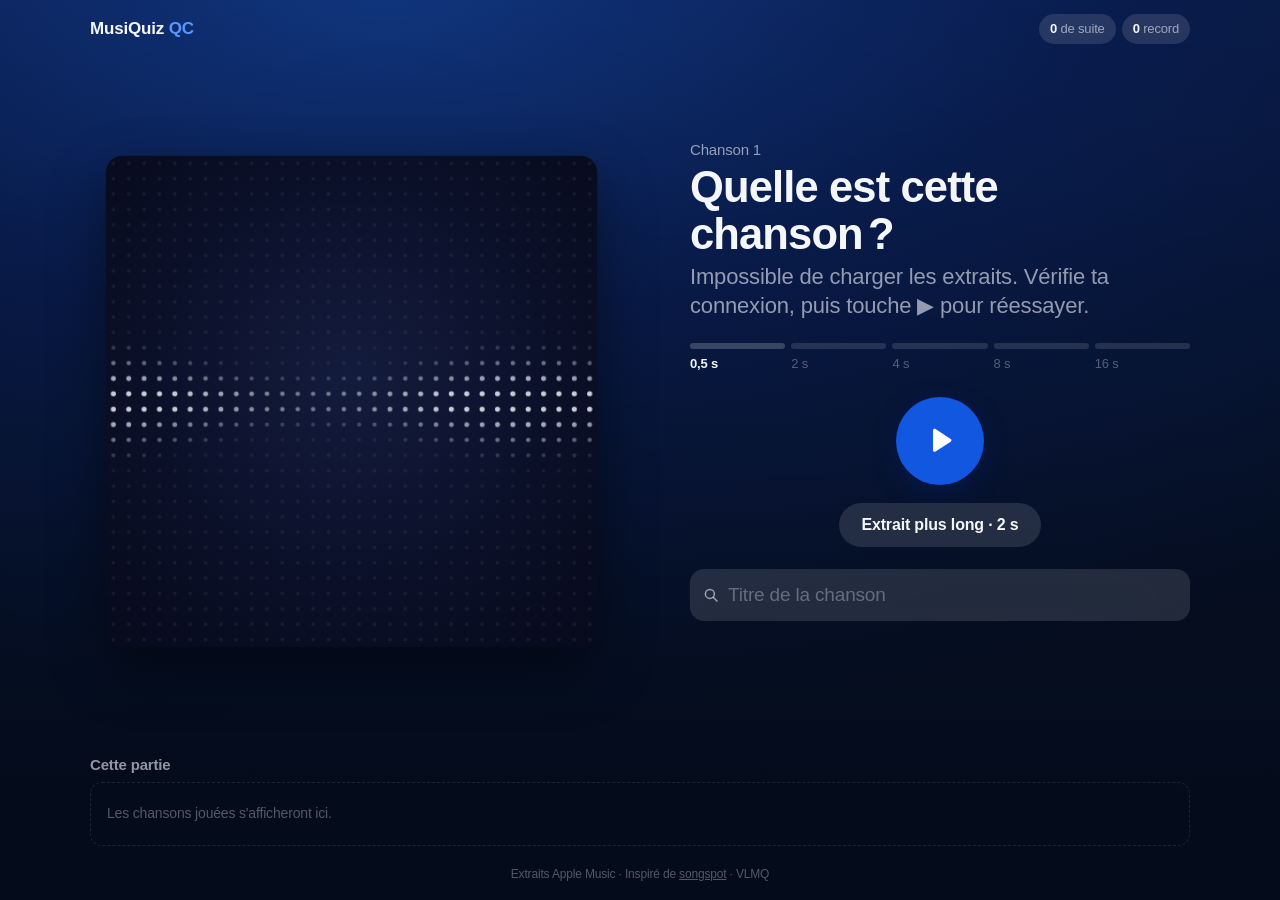
<file: public/index.html>
<!doctype html>
<html lang="fr-CA">
<head>
  <meta charset="utf-8">
  <meta name="viewport" content="width=device-width, initial-scale=1, viewport-fit=cover">
  <meta name="theme-color" content="#07142f">
  <title>MusiQuiz QC</title>
  <link rel="canonical" href="https://musiquizqc.com/">
  <meta property="og:title" content="MusiQuiz QC">
  <meta property="og:description" content="Reconnais une chanson québécoise à partir d'un extrait d'une demi-seconde.">
  <meta property="og:url" content="https://musiquizqc.com/">
  <meta property="og:type" content="website">
  <meta property="og:site_name" content="MusiQuiz QC">
  <meta property="og:locale" content="fr_CA">
  <!-- Aperçu des liens : image générée par scripts/og.html. Adresse absolue, exigée par la plupart des messageries. -->
  <meta property="og:image" content="https://musiquizqc.com/og.png">
  <meta property="og:image:width" content="1200">
  <meta property="og:image:height" content="630">
  <meta property="og:image:alt" content="MusiQuiz QC : une grille de points qui s'allume au rythme d'un extrait.">
  <meta name="twitter:card" content="summary_large_image">
  <meta name="description" content="Reconnais une chanson québécoise à partir d'un extrait d'une demi-seconde.">
  <link rel="icon" href="data:image/svg+xml,%3Csvg xmlns='http://www.w3.org/2000/svg' viewBox='0 0 32 32'%3E%3Crect width='32' height='32' rx='8' fill='%231257e0'/%3E%3Cpath d='M13 10v12l9.5-6z' fill='white'/%3E%3C/svg%3E">
  <link rel="apple-touch-icon" href="icon.png">
  <!-- Installable comme une app : manifeste (Android, ordinateur) et réglages iPhone. -->
  <link rel="manifest" href="manifest.webmanifest">
  <meta name="mobile-web-app-capable" content="yes">
  <meta name="apple-mobile-web-app-capable" content="yes">
  <meta name="apple-mobile-web-app-title" content="MusiQuiz QC">
  <meta name="apple-mobile-web-app-status-bar-style" content="black-translucent">
  <link rel="stylesheet" href="style.css?v=1792702336">
</head>
<body>
  <div class="backdrop" aria-hidden="true"><div class="layer" id="bgA"></div><div class="layer" id="bgB"></div></div>

  <header class="toolbar">
    <span class="app-name">MusiQuiz <span class="qc">QC</span></span>
    <div class="score" aria-live="polite">
      <span class="capsule" title="Série de bonnes réponses"><b id="streak">0</b> de suite</span>
      <span class="capsule" title="Meilleure série, gardée dans ce navigateur"><b id="best">0</b> record</span>
    </div>
  </header>

  <main class="now-playing">
    <div class="artwork" id="artwork">
      <img id="art" alt="">
      <canvas id="viz" aria-hidden="true"></canvas>
    </div>

    <div class="heading">
      <p class="eyebrow"><span id="round">Chanson 1</span><span class="verdict" id="verdict" hidden></span></p>
      <h1 id="songTitle">Quelle est cette chanson&#8239;?</h1>
      <p class="subline" id="songArtist">Écoute l'extrait, puis devine le titre.</p>
      <p class="meta" id="songMeta" hidden></p>
    </div>

    <ol class="segments" id="stages" aria-label="Extraits"></ol>

    <div class="controls">
      <button class="play" id="play" aria-label="Écouter l'extrait">
        <svg viewBox="0 0 24 24" class="icon-play" aria-hidden="true"><path d="M8.2 5.3c0-.8.9-1.3 1.6-.9l9.6 6.3c.6.4.6 1.3 0 1.7l-9.6 6.3c-.7.4-1.6 0-1.6-.9z"/></svg>
        <svg viewBox="0 0 24 24" class="icon-pause" aria-hidden="true"><rect x="6.5" y="5" width="4" height="14" rx="1.2"/><rect x="13.5" y="5" width="4" height="14" rx="1.2"/></svg>
        <svg viewBox="0 0 24 24" class="icon-load" aria-hidden="true"><circle cx="12" cy="12" r="8" fill="none" stroke-width="2.4" stroke-linecap="round" stroke-dasharray="26 26"/></svg>
      </button>
    </div>
    <p class="sr-only" id="status" aria-live="polite"></p>
    <button class="pill" id="skip">Extrait plus long · 2 s</button>

    <div class="search" id="searchBox">
      <svg viewBox="0 0 24 24" aria-hidden="true"><circle cx="10.5" cy="10.5" r="6" fill="none" stroke-width="2"/><path d="m15 15 5 5" stroke-width="2" stroke-linecap="round"/></svg>
      <input id="guess" type="search" autocomplete="off" spellcheck="false" placeholder="Titre de la chanson" aria-label="Titre de la chanson" aria-autocomplete="list" aria-controls="suggest">
      <button class="clear" id="clear" type="button" aria-label="Effacer" hidden><svg viewBox="0 0 16 16" aria-hidden="true"><circle cx="8" cy="8" r="8"/><path d="m5.5 5.5 5 5m0-5-5 5"/></svg></button>
      <ul id="suggest" class="group" role="listbox" hidden></ul>
    </div>

    <ul class="group attempts" id="attempts"></ul>

    <div class="actions" id="reveal" hidden>
      <button id="next" class="filled">Chanson suivante</button>
      <div class="open-in">
        <a id="apple" class="plain">Ouvrir dans une app de musique</a>
        <button id="appMenu" class="plain" type="button" aria-haspopup="menu" aria-label="Choisir l'app de musique"><svg viewBox="0 0 16 16" aria-hidden="true"><path d="m4 6 4 4 4-4"/></svg></button>
      </div>
    </div>
  </main>

  <section class="history" id="historyWrap">
    <h2>Cette partie</h2>
    <ol id="history"></ol>
  </section>

  <ul id="appChooser" class="group chooser" role="menu" aria-label="Ouvrir avec" hidden></ul>

  <footer class="fineprint">
    <p class="install-hint" id="installHint" hidden>Touchez <svg viewBox="0 0 16 16" aria-hidden="true"><path d="M8 1.5v8.5M5 4.5l3-3 3 3M5 7H3.5v7.5h9V7H11"/></svg> <b>Partager</b>, puis <b>Sur l'écran d'accueil</b>.</p>
    <span id="installWrap" hidden><button class="install" id="install" type="button">Installer l'app</button> · </span>Extraits Apple Music · Inspiré de <a href="https://songspot.co" target="_blank" rel="noopener">songspot</a> · VLMQ</footer>

  <script src="songs.js?v=1792702336"></script>
  <script src="bandcamp.js"></script>
  <script src="viz.js"></script>
  <script src="app.js?v=1792702336"></script>
  <!-- Cloudflare Web Analytics : visites et pages vues, sans témoin (cookie) ni donnée personnelle. -->
  <script type='module' src='https://static.cloudflareinsights.com/beacon.min.js' data-cf-beacon='{"token": "029c25f3740a431e85adb5216546e261"}'></script>
</body>
</html>
</file>
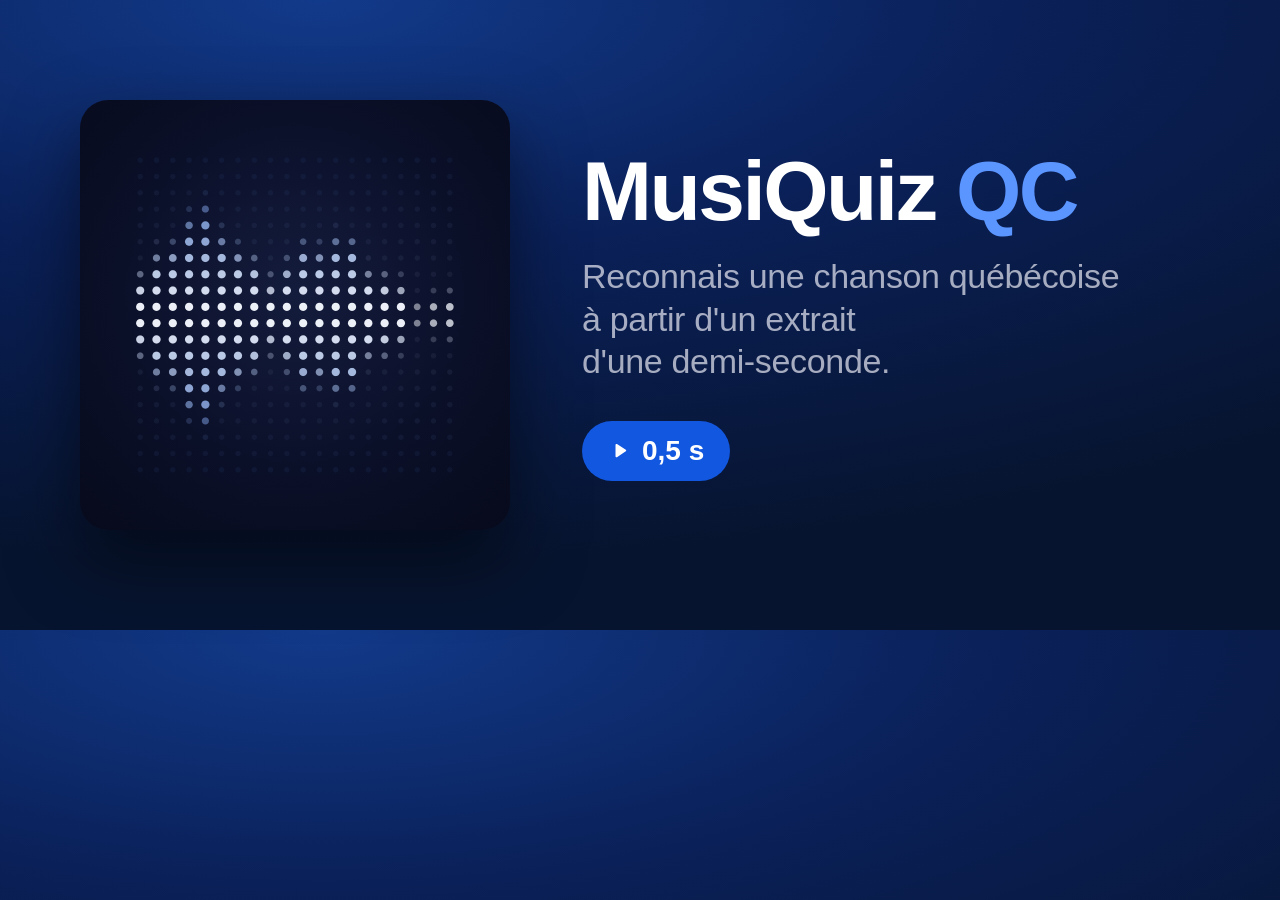
<file: scripts/og.html>
<!doctype html>
<!-- Image d'aperçu des liens (public/og.png) et icônes de l'app (public/icon*.png).
     Régénérer :
       chrome="/Applications/Google Chrome.app/Contents/MacOS/Google Chrome"
       "$chrome" --headless --hide-scrollbars --window-size=1200,630 --screenshot=public/og.png "file://$PWD/scripts/og.html"
       "$chrome" --headless --hide-scrollbars --window-size=180,180 --screenshot=public/icon.png "file://$PWD/scripts/og.html#icon"
       "$chrome" --headless --hide-scrollbars --window-size=192,192 --screenshot=public/icon-192.png "file://$PWD/scripts/og.html#icon-192"
       "$chrome" --headless --hide-scrollbars --window-size=512,512 --screenshot=public/icon-512.png "file://$PWD/scripts/og.html#icon-512"
       "$chrome" --headless --hide-scrollbars --window-size=512,512 --screenshot=public/icon-maskable.png "file://$PWD/scripts/og.html#maskable-512"
     « maskable » : Android découpe l'icône en cercle ou en carré arrondi ; la grille
     couvre toute l'icône, et la forme allumée reste au centre, dans la partie gardée. -->
<html lang="fr-CA">
<head>
<meta charset="utf-8">
<style>
  html, body { margin: 0; }
  body {
    width: 1200px; height: 630px; overflow: hidden; color: #fff;
    font-family: -apple-system, BlinkMacSystemFont, "SF Pro Display", "Helvetica Neue", sans-serif;
    background: radial-gradient(120% 90% at 25% 0%, #123a8a 0%, #0a2058 45%, #07142f 100%);
    display: flex; align-items: center; gap: 72px; padding: 0 80px; box-sizing: border-box;
    -webkit-font-smoothing: antialiased;
  }
  .art {
    flex: none; width: 430px; height: 430px; border-radius: 28px;
    background: radial-gradient(circle at 50% 45%, #141c3d 0%, #0b1029 55%, #070a1b 100%);
    box-shadow: 0 30px 70px rgba(0, 0, 0, .5);
  }
  canvas { width: 100%; height: 100%; display: block; }
  h1 { margin: 0; font-size: 84px; line-height: 1; font-weight: 700; letter-spacing: -.03em; }
  h1 span { color: #5b95ff; }
  p { margin: 22px 0 0; font-size: 34px; line-height: 1.25; color: rgba(235, 235, 245, .7); letter-spacing: -.01em; }
  .pill {
    display: inline-flex; align-items: center; gap: 12px; margin-top: 38px; padding: 14px 26px;
    border-radius: 999px; background: #1257e0; font-size: 28px; font-weight: 600;
  }
  .pill svg { width: 22px; height: 22px; fill: #fff; }

  /* Icône : seulement la grille de points, sur fond bleu, à la taille demandée. */
  body.icon { width: var(--size); height: var(--size); padding: 0; background: #1257e0; justify-content: center; }
  body.icon .art { width: var(--size); height: var(--size); border-radius: 0; background: none; box-shadow: none; }
  body.icon .text { display: none; }
</style>
</head>
<body>
  <div class="art"><canvas id="c"></canvas></div>
  <div class="text">
    <h1>MusiQuiz <span>QC</span></h1>
    <p>Reconnais une chanson québécoise<br>à partir d'un extrait<br>d'une demi-seconde.</p>
    <div class="pill"><svg viewBox="0 0 24 24"><path d="M8.2 5.3c0-.8.9-1.3 1.6-.9l9.6 6.3c.6.4.6 1.3 0 1.7l-9.6 6.3c-.7.4-1.6 0-1.6-.9z"/></svg>0,5 s</div>
  </div>
<script>
  // Même dessin que public/viz.js, figé sur une forme de chanson.
  // #icon (180 px), #icon-512, #maskable-512 : icône à cette taille ; sinon l'aperçu.
  const [, kind, px] = location.hash.match(/^#(icon|maskable)(?:-(\d+))?$/) || [];
  const icon = !!kind, size = Number(px) || 180;
  if (icon) {
    document.body.classList.add("icon");
    document.body.style.setProperty("--size", `${size}px`);
  }
  const c = document.getElementById("c"), g = c.getContext("2d");
  // Moins de points, plus gros, que dans le jeu : l'aperçu s'affiche souvent en petit.
  // Icônes : la grille couvre toute l'icône, chaque point au centre de sa case (comme
  // dans le jeu) ; l'aperçu garde une marge autour de la grille.
  // « maskable » : Android n'en garde que les 80 % du centre. Grille plus grande
  // (20 points) et forme dessinée dans ces 80 % : une fois découpée, elle ressemble
  // à l'icône normale (16 points).
  const maskable = kind === "maskable";
  const N = maskable ? 20 : icon ? 16 : 20, S = (icon ? size : 430) * 2;
  c.width = c.height = S;
  const step = icon ? S / N : S * 0.72 / (N - 1), x0 = icon ? step / 2 : S * 0.14, mid = (N - 1) / 2;
  const dot = step * (icon ? 0.2 : 0.17);
  const level = (x) => 0.18 + 0.5 * Math.exp(-((x - 0.2) ** 2) / 0.02) + 0.38 * Math.exp(-((x - 0.62) ** 2) / 0.03)
    + 0.06 * Math.sin(x * 40) - 0.12 * x;
  for (let col = 0; col < N; col++) {
    const u = maskable ? (col - 2) / (N - 5) : col / (N - 1); // maskable : 16 colonnes du centre
    const lv = u < 0 || u > 1 ? 0 : Math.max(0, Math.min(1, level(u)));
    for (let r = 0; r < N; r++) {
      const d = Math.abs(r - mid) / mid;
      const lit = Math.max(0, Math.min(1, (lv - d) * 5 + 0.5));
      const R = Math.round(255 + (91 - 255) * d), G = Math.round(255 + (149 - 255) * d);
      g.fillStyle = icon
        ? `rgba(255, 255, 255, ${0.25 + lit * 0.75})`
        : `rgba(${R}, ${G}, 255, ${0.06 + lit * (0.92 - d * 0.4)})`;
      g.beginPath();
      g.arc(x0 + col * step, x0 + r * step, dot * (1 + lit * 0.5), 0, Math.PI * 2);
      g.fill();
    }
  }
</script>
</body>
</html>
</file>
<file: public/style.css>
:root {
  --label: rgba(255, 255, 255, .96);
  --label-2: rgba(235, 235, 245, .62);
  --label-3: rgba(235, 235, 245, .34);
  --fill: rgba(255, 255, 255, .12);
  --fill-2: rgba(255, 255, 255, .2);
  --separator: rgba(255, 255, 255, .1);
  --material: rgba(30, 30, 32, .55);
  --green: #30d158;
  --red: #ff453a;
  --pink: #fa2d48;
  --qc: #1257e0;        /* flag blue, lifted a little to read on dark */
  --font: -apple-system, BlinkMacSystemFont, "SF Pro Text", "Segoe UI", Roboto, "Helvetica Neue", sans-serif;
  --display: -apple-system, BlinkMacSystemFont, "SF Pro Display", "Segoe UI", Roboto, "Helvetica Neue", sans-serif;
  --spring: cubic-bezier(.2, .9, .25, 1.15);
  color-scheme: dark;
}

* { box-sizing: border-box; -webkit-tap-highlight-color: transparent; }
html, body { margin: 0; }
body {
  min-height: 100vh; min-height: 100dvh;
  background: #07142f; color: var(--label);
  font: 17px/1.35 var(--font); letter-spacing: -.01em;
  display: flex; flex-direction: column; align-items: center;
  -webkit-font-smoothing: antialiased;
}
button, input { font: inherit; color: inherit; letter-spacing: inherit; }
button { background: none; border: 0; padding: 0; cursor: pointer; }
a { color: inherit; }
svg { fill: currentColor; stroke: currentColor; }
:focus-visible { outline: 3px solid rgba(255, 255, 255, .5); outline-offset: 2px; }
.auto-focus:focus-visible { outline: none; } /* focus placed by the game, not by the player */

/* Blurred artwork behind everything, like Now Playing. Two layers crossfade. */
.backdrop {
  position: fixed; inset: 0; z-index: -1; overflow: hidden;
  background: radial-gradient(120% 80% at 30% 0%, #123a8a 0%, #0a2058 45%, #07142f 100%);
}
.backdrop .layer {
  position: absolute; inset: -15%; background-size: cover; background-position: center;
  filter: blur(70px) saturate(1.7) brightness(.62); transform: scale(1.1);
  opacity: 0; transition: opacity 1.2s ease;
}
.backdrop .layer.on { opacity: 1; }
.backdrop::after { content: ""; position: absolute; inset: 0; background: linear-gradient(rgba(0, 0, 0, .1), rgba(0, 0, 0, .45)); }

/* Toolbar */
.toolbar {
  width: 100%; max-width: 480px; display: flex; justify-content: space-between; align-items: center;
  padding: max(14px, env(safe-area-inset-top)) 20px 6px;
}
.app-name { font: 600 17px/1 var(--display); }
.app-name .qc { color: #5b95ff; } /* flag blue, lightened to stay legible as text on the dark background */
.score { display: flex; gap: 6px; }
.capsule {
  padding: 6px 11px; border-radius: 999px; background: var(--fill); font-size: 13px; color: var(--label-2);
  backdrop-filter: blur(20px); -webkit-backdrop-filter: blur(20px);
}
.capsule b { color: var(--label); font-weight: 600; font-variant-numeric: tabular-nums; }
.capsule { white-space: nowrap; }
@media (max-width: 420px) {
  .score { gap: 4px; }
  .capsule { padding: 5px 8px; font-size: 12px; }
}
.capsule b.bump { display: inline-block; animation: bump .55s var(--spring); color: var(--green); }
@keyframes bump { 40% { transform: scale(1.25); } }

/* Main column */
.now-playing {
  width: 100%; max-width: 480px; flex: 1; padding: 14px 20px 28px;
  display: flex; flex-direction: column; gap: 18px;
}

.artwork {
  position: relative; width: 100%; aspect-ratio: 1; border-radius: 14px; overflow: hidden;
  background: radial-gradient(circle at 50% 45%, #141c3d 0%, #0b1029 55%, #070a1b 100%);
  box-shadow: 0 24px 60px rgba(0, 0, 0, .45);
  transition: transform .5s var(--spring);
  display: grid; place-items: center;
}
.artwork.idle { transform: scale(.86); }
.artwork.idle.playing { transform: none; }
.artwork img { position: absolute; inset: 0; width: 100%; height: 100%; object-fit: cover; opacity: 0; transition: opacity .6s ease; }
.artwork.revealed img { opacity: 1; }

/* Visualiser canvas: the cover fades in over it on reveal. */
#viz { position: absolute; inset: 0; width: 100%; height: 100%; transition: opacity .6s ease; }
.artwork.revealed #viz { opacity: 0; }


/* Heading: becomes title / artist once revealed */
.heading { min-height: 92px; }
.eyebrow { margin: 0 0 4px; display: flex; align-items: center; gap: 8px; font-size: 13px; color: var(--label-2); font-weight: 500; }
.verdict { padding: 3px 9px; border-radius: 999px; font-weight: 600; font-size: 12px; animation: pop .45s var(--spring); }
.verdict.win { background: rgba(48, 209, 88, .22); color: var(--green); }
.verdict.lose { background: rgba(255, 69, 58, .2); color: var(--red); }
@keyframes pop { from { transform: scale(.6); opacity: 0; } }
.heading h1 { margin: 0; font: 700 26px/1.15 var(--display); letter-spacing: -.02em; }
.subline { margin: 2px 0 0; color: var(--label-2); font-size: 19px; }
.meta { margin: 2px 0 0; color: var(--label-3); font-size: 14px; }
.meta .bandcamp { color: var(--label-2); text-decoration: none; }
.meta .bandcamp::after { content: " ↗"; }
.meta .bandcamp:hover { color: var(--label); text-decoration: underline; text-underline-offset: 3px; }
.heading.revealed > * { animation: rise .45s var(--spring) both; }
.heading.revealed > :nth-child(2) { animation-delay: .04s; }
.heading.revealed > :nth-child(3) { animation-delay: .08s; }
.heading.revealed > :nth-child(4) { animation-delay: .12s; }
@keyframes rise { from { opacity: 0; transform: translateY(8px); } }

/* Segmented progress: one capsule per clip length */
.segments { list-style: none; margin: 0; padding: 0; display: grid; grid-auto-flow: column; grid-auto-columns: 1fr; gap: 6px; }
.segments li { display: grid; gap: 6px; }
.segments .track { position: relative; height: 5px; border-radius: 3px; background: var(--fill); overflow: hidden; }
.segments .bar { position: absolute; inset: 0 auto 0 0; width: 0; background: var(--label); border-radius: 3px; }
.segments .dur { font-size: 12px; color: var(--label-3); font-variant-numeric: tabular-nums; }
.segments li.current .dur { color: var(--label); font-weight: 600; }
.segments li.current .track { background: var(--fill-2); }
.segments li.skipped .track { background: var(--label-3); }
.segments li.wrong .track { background: var(--red); }
.segments li.wrong .dur { color: var(--red); }
.segments li.right .track { background: var(--green); }
.segments li.right .dur { color: var(--green); font-weight: 600; }

/* Transport controls */
.controls { display: flex; justify-content: center; margin-top: 2px; }

/* "Longer clip" until the last length, then "I don't know". */
.pill {
  align-self: center; justify-self: center; height: 40px; padding: 0 18px; border-radius: 999px; margin-top: -4px;
  background: var(--fill); font-size: 15px; font-weight: 600; font-variant-numeric: tabular-nums;
  backdrop-filter: blur(30px); -webkit-backdrop-filter: blur(30px);
  transition: background .15s, transform .15s var(--spring), opacity .2s;
}
.pill:hover:not(:disabled) { background: var(--fill-2); }
.pill:active:not(:disabled) { transform: scale(.95); }
.pill:disabled { opacity: .3; cursor: default; }
.pill[hidden] { display: none; }
.pill.give-up { color: var(--red); }

/* Unlocked lengths can be replayed by tapping their bar. */
.segments li.replay { cursor: pointer; }
.segments li.replay:hover .track { background: var(--fill-2); }
.icon-btn {
  width: 52px; height: 52px; border-radius: 50%; display: grid; place-items: center; justify-self: center;
  color: var(--label); transition: background .15s, transform .15s, opacity .2s;
}
.icon-btn:hover:not(:disabled) { background: var(--fill); }
.icon-btn:active:not(:disabled) { transform: scale(.88); }
.icon-btn:disabled { opacity: .3; cursor: default; }
.icon-btn svg { width: 30px; height: 30px; stroke: none; }
.icon-btn svg path[fill="none"] { stroke: currentColor; }
.play {
  width: 76px; height: 76px; border-radius: 50%; background: var(--qc); color: #fff;
  display: grid; place-items: center; transition: transform .2s var(--spring), opacity .2s;
  box-shadow: 0 8px 24px rgba(0, 30, 110, .45);
}
.play:hover { transform: scale(1.05); }
.play:active { transform: scale(.9); }
.play:disabled { opacity: .4; cursor: default; transform: none; }
.play svg { width: 34px; height: 34px; grid-area: 1 / 1; stroke: none; }
.play .icon-play { margin-left: -2px; } /* the path already leans right; this leaves a slight optical nudge (~2px) */
.play .icon-load { display: none; fill: none; stroke: #fff; animation: spin .8s linear infinite; }
.play .icon-pause { display: none; }
.play.is-playing .icon-play { display: none; }
.play.is-playing .icon-pause { display: block; }
.play.loading .icon-play, .play.loading .icon-pause { display: none; }
.play.loading .icon-load { display: block; }
@keyframes spin { to { transform: rotate(360deg); } }
.sr-only { position: absolute; width: 1px; height: 1px; overflow: hidden; clip: rect(0 0 0 0); white-space: nowrap; }

/* Search field + grouped lists */
.search {
  /* Above the guesses list: both blur their backdrop, which makes each its own layer. */
  position: relative; z-index: 10; display: flex; align-items: center; gap: 6px;
  height: 44px; padding: 0 12px; border-radius: 12px; background: var(--fill);
  backdrop-filter: blur(30px); -webkit-backdrop-filter: blur(30px);
}
.search[hidden] { display: none; }
.search > svg { width: 18px; height: 18px; flex: none; fill: none; color: var(--label-2); }
#guess { flex: 1; min-width: 0; height: 100%; border: 0; outline: none; background: transparent; font-size: 17px; }
#guess::placeholder { color: var(--label-3); }
/* Native clear button replaced by our own (below): it rendered differently per browser. */
#guess::-webkit-search-cancel-button, #guess::-webkit-search-decoration { -webkit-appearance: none; appearance: none; display: none; }
.clear { width: 22px; height: 22px; flex: none; display: grid; place-items: center; border-radius: 50%; }
.clear[hidden] { display: none; }
.clear svg { width: 17px; height: 17px; }
.clear circle { fill: var(--label-3); stroke: none; transition: fill .15s; }
.clear path { fill: none; stroke: #1c1c1e; stroke-width: 1.7; stroke-linecap: round; }
.clear:hover circle { fill: var(--label-2); }
.search:focus-within { background: var(--fill-2); }
.search.shake { animation: shake .4s cubic-bezier(.36, .07, .19, .97); box-shadow: inset 0 0 0 1.5px var(--red); }
@keyframes shake { 20%, 60% { transform: translateX(-7px); } 40%, 80% { transform: translateX(7px); } }

.group {
  list-style: none; margin: 0; padding: 0; border-radius: 12px; overflow: hidden;
  background: var(--material); backdrop-filter: blur(40px) saturate(1.6); -webkit-backdrop-filter: blur(40px) saturate(1.6);
}
.group:empty { display: none; }
.group li { position: relative; padding: 11px 16px; display: flex; align-items: baseline; justify-content: space-between; gap: 12px; }
.group li + li::before { content: ""; position: absolute; top: 0; left: 16px; right: 0; height: 1px; background: var(--separator); }
#suggest { position: absolute; left: 0; right: 0; top: calc(100% + 8px); z-index: 5; max-height: 330px; overflow-y: auto; box-shadow: 0 20px 50px rgba(0, 0, 0, .5); background: #2c2c2e; }
/* Opaque, so no backdrop blur: with it, Chrome can let a highlighted row's square
   corners poke past the rounded edge. The end rows also carry the radius themselves. */
#suggest { backdrop-filter: none; -webkit-backdrop-filter: none; }
/* Scrollbar hidden: the list still scrolls by wheel, trackpad, touch or arrow keys. */
#suggest { scrollbar-width: none; }
#suggest::-webkit-scrollbar { display: none; }
/* Opens upward when there isn't room below the field. */
#suggest.up { top: auto; bottom: calc(100% + 8px); box-shadow: 0 -20px 50px rgba(0, 0, 0, .5); }
#suggest li { cursor: pointer; }
#suggest li:first-child { border-radius: 12px 12px 0 0; }
#suggest li:last-child { border-radius: 0 0 12px 12px; }
#suggest li:only-child { border-radius: 12px; }
#suggest li small { color: var(--label-2); font-size: 15px; white-space: nowrap; overflow: hidden; text-overflow: ellipsis; max-width: 45%; }
#suggest li[aria-selected="true"] { background: rgba(255, 255, 255, .1); }
/* As in iOS: no separator against the highlighted row (otherwise a 16px notch shows on the left). */
#suggest li[aria-selected="true"]::before, #suggest li[aria-selected="true"] + li::before { display: none; }

.attempts { margin-top: -6px; }
.attempts li { align-items: center; justify-content: flex-start; font-size: 15px; }
.attempts .t { width: 44px; flex: none; color: var(--label-3); font-size: 13px; font-variant-numeric: tabular-nums; }
/* Wrong guess: a thin grey cross, no badge. */
.attempts .mark { width: 14px; height: 14px; flex: none; display: grid; place-items: center; color: var(--label-3); }
.attempts .mark svg { width: 10px; height: 10px; stroke-width: 1.6; fill: none; stroke-linecap: round; }
.attempts li.wrong .txt { color: var(--label-2); }
.attempts li.skipped .txt { color: var(--label-3); }
.attempts li { animation: slide .35s var(--spring); }
@keyframes slide { from { opacity: 0; transform: translateY(-6px); } }

/* Actions after the reveal */
.actions { display: grid; gap: 10px; animation: rise .45s var(--spring) .1s both; }
.actions[hidden] { display: none; }
.filled {
  height: 50px; border-radius: 14px; background: var(--qc); color: #fff; font-weight: 600;
  transition: transform .15s, opacity .15s;
}
.filled:active { transform: scale(.97); opacity: .85; }
.plain {
  height: 44px; border-radius: 12px; background: var(--fill); font-size: 15px; font-weight: 500;
  display: grid; place-items: center; text-decoration: none; cursor: pointer;
  backdrop-filter: blur(30px); -webkit-backdrop-filter: blur(30px);
}
.plain:hover { background: var(--fill-2); }

/* "Open in <app>" + a small button to change the app. */
.open-in { display: grid; grid-template-columns: 1fr 48px; gap: 6px; }
#appMenu svg { width: 14px; height: 14px; fill: none; stroke: currentColor; stroke-width: 1.8; stroke-linecap: round; stroke-linejoin: round; }

/* App chooser: a small menu placed next to the link that opened it. */
.chooser {
  position: fixed; z-index: 30; min-width: 220px; padding: 4px 0;
  background: #2c2c2e; box-shadow: 0 18px 50px rgba(0, 0, 0, .55);
  backdrop-filter: none; -webkit-backdrop-filter: none;
}
.chooser[hidden] { display: none; }
.chooser li { padding: 0; }
.chooser li + li::before { display: none; }
.chooser .chooser-title { padding: 8px 16px 6px; font-size: 12px; font-weight: 600; color: var(--label-3); }
.chooser button {
  width: 100%; padding: 10px 16px; display: flex; justify-content: space-between; align-items: center; gap: 16px;
  font-size: 15px; text-align: left;
}
.chooser button:hover, .chooser button:focus-visible { background: rgba(255, 255, 255, .08); outline: none; }
.chooser svg { width: 14px; height: 14px; fill: none; stroke: var(--qc); stroke-width: 2; stroke-linecap: round; stroke-linejoin: round; visibility: hidden; }
.chooser [aria-checked="true"] svg { visibility: visible; }

.fineprint { padding: 8px 20px max(18px, env(safe-area-inset-bottom)); font-size: 12px; color: var(--label-3); text-align: center; }
/* Install as an app: a link in the footer; on iPhone it reveals how (Share → Add to Home Screen). */
.fineprint .install { text-decoration: underline; } /* same gray and underline as the footer's other links */
.install-hint {
  margin: 0 auto 10px; max-width: 320px; padding: 10px 14px; border-radius: 12px;
  background: var(--fill); color: var(--label-2); font-size: 13px; line-height: 1.4; animation: rise .35s var(--spring);
}
.install-hint b { color: var(--label); font-weight: 600; }
.install-hint svg { width: 15px; height: 15px; vertical-align: -2px; fill: none; stroke-width: 1.6; stroke-linecap: round; stroke-linejoin: round; }

/* Phones and narrow windows: keep the artwork small enough that the search stays on screen. */
@media (max-width: 859px) {
  .artwork { width: min(100%, 30vh); margin: 0 auto; }
  .heading { min-height: 0; }
}

/* Songs of this session: a strip of small cards under the player. */
/* Always laid out, even before the first song, so the game above never shifts when it fills. */
.history { width: 100%; max-width: 480px; padding: 0 20px 8px; }
.history h2 { margin: 0 0 10px; font: 600 15px/1 var(--display); color: var(--label-2); }
#history:empty { grid-auto-columns: 100%; }
#history:empty::before {
  content: "Les chansons jouées s'afficheront ici."; display: flex; align-items: center; height: 64px; padding: 0 16px;
  box-sizing: border-box; /* same height as a card; the global rule doesn't reach pseudo-elements */
  border: 1px dashed var(--separator); border-radius: 12px; font-size: 14px; color: var(--label-3);
}
#history {
  list-style: none; margin: 0; padding: 0; display: grid; grid-auto-flow: column; grid-auto-columns: 232px;
  gap: 10px; overflow-x: auto; scroll-snap-type: x proximity; scrollbar-width: none;
}
/* Scrollbar hidden: the strip scrolls by wheel, drag, trackpad or touch. */
#history::-webkit-scrollbar { display: none; }
#history li { scroll-snap-align: start; display: grid; }
#history a {
  display: grid; grid-template-columns: 48px 1fr auto; align-items: center; gap: 10px;
  padding: 8px 10px 8px 8px; border-radius: 12px; background: var(--material); text-decoration: none;
  backdrop-filter: blur(30px); -webkit-backdrop-filter: blur(30px);
}
#history li:first-child { animation: card-in .45s var(--spring); }
@keyframes card-in { from { opacity: 0; transform: translateX(-16px) scale(.96); } }
/* While dragging with the mouse: grab cursor, no snapping, no text selection. */
#history.dragging { cursor: grabbing; scroll-snap-type: none; user-select: none; }
#history.dragging a { cursor: grabbing; pointer-events: none; }
#history img { -webkit-user-drag: none; user-select: none; }
#history a { -webkit-user-drag: none; transition: background .15s, transform .15s var(--spring); }
#history a:hover { background: rgba(60, 60, 64, .7); }
#history a:active { transform: scale(.97); }
#history img { width: 48px; height: 48px; border-radius: 6px; object-fit: cover; background: var(--fill); }
#history .info { min-width: 0; display: grid; }
#history .info b, #history .info span { white-space: nowrap; overflow: hidden; text-overflow: ellipsis; }
#history .info b { font-size: 14px; font-weight: 600; }
#history .info span { font-size: 13px; color: var(--label-2); }
#history .chip { font-size: 12px; font-weight: 600; padding: 3px 7px; border-radius: 999px; font-variant-numeric: tabular-nums; }
#history .won .chip { background: rgba(48, 209, 88, .2); color: var(--green); }
#history .lost .chip { background: rgba(255, 69, 58, .18); color: var(--red); }

/* Wide screens: big artwork beside the controls, centred in the window, scaled up. */
@media (min-width: 860px) {
  .toolbar, .history { max-width: 1180px; padding-left: 40px; padding-right: 40px; }
  .now-playing {
    max-width: 1180px; padding: clamp(16px, 10vh, 110px) 40px 32px;
    display: grid; grid-template-columns: minmax(0, min(620px, 62vh)) minmax(340px, 500px);
    /* Anchored to the top, not centred: nothing moves as attempts or the history fill in,
       and the suggestion list has room to open below the search field. The last row
       (attempts) takes whatever height the artwork leaves over. */
    grid-template-rows: repeat(5, auto) 1fr;
    justify-content: center; align-content: start; column-gap: clamp(40px, 6vw, 88px); row-gap: 22px;
  }
  .artwork { grid-row: 1 / span 6; align-self: start; border-radius: 18px; }
  /* In the stretchy last row: only as tall as their content, not the whole row. */
  .attempts, .actions { align-self: start; }
  .artwork.idle { transform: scale(.94); }
  /* As tall as the question (eyebrow, two-line title, hint), so the controls below
     don't jump up when it is replaced by a shorter song title. */
  .heading { min-height: calc(58px + 2.16 * clamp(34px, 3.4vw, 48px)); }
  .eyebrow { font-size: 15px; }
  .heading h1 { font-size: clamp(34px, 3.4vw, 48px); line-height: 1.08; }
  .subline { font-size: 22px; margin-top: 4px; }
  .meta { font-size: 15px; }
  .segments .dur { font-size: 13px; }
  .segments .track { height: 6px; }
  .play { width: 88px; height: 88px; }
  .play svg { width: 38px; height: 38px; }
  .pill { height: 44px; font-size: 16px; padding: 0 22px; }
  .search { height: 52px; border-radius: 14px; }
  #guess { font-size: 19px; }
  .filled { height: 56px; font-size: 18px; }
  .plain { height: 48px; font-size: 16px; }
  .history { padding-bottom: 12px; }
  #history { grid-auto-columns: 260px; }
}

@media (prefers-reduced-motion: reduce) {
  *, *::before, *::after { animation: none !important; transition: none !important; }
}
</file>
